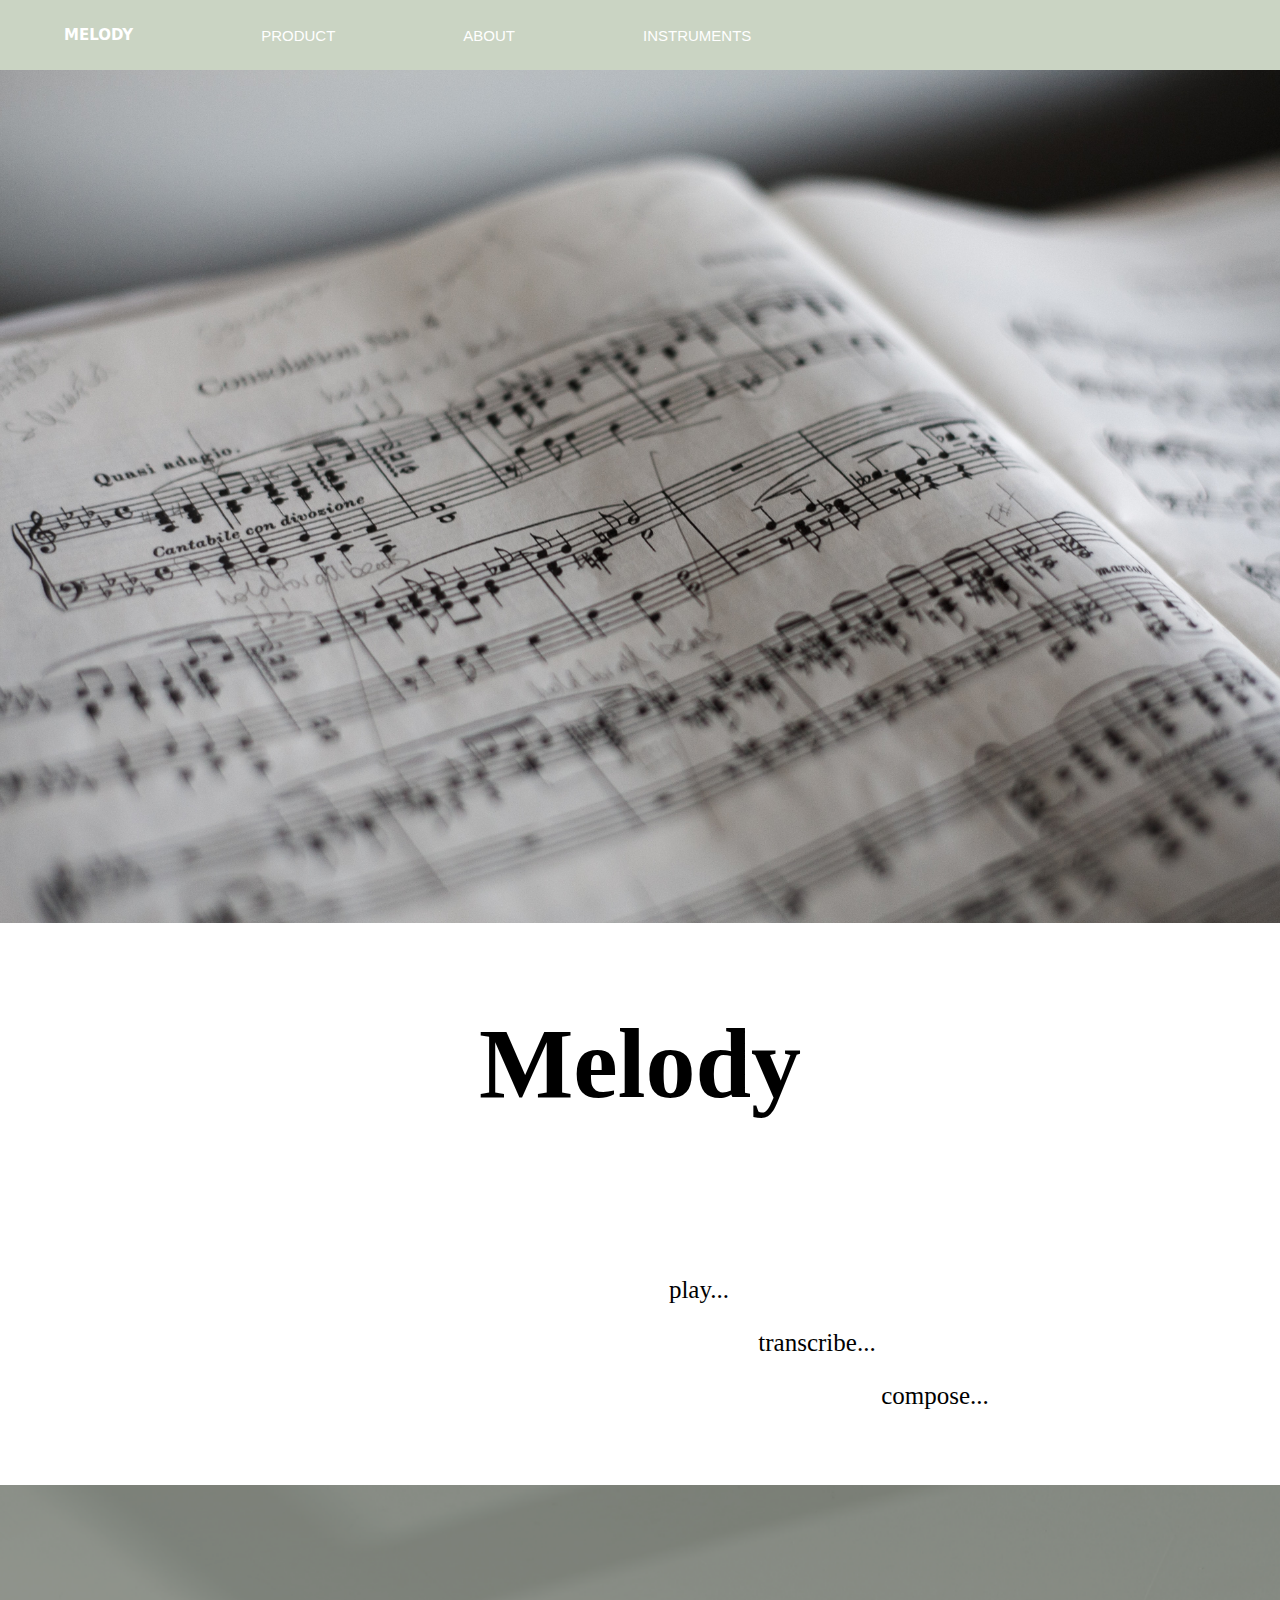
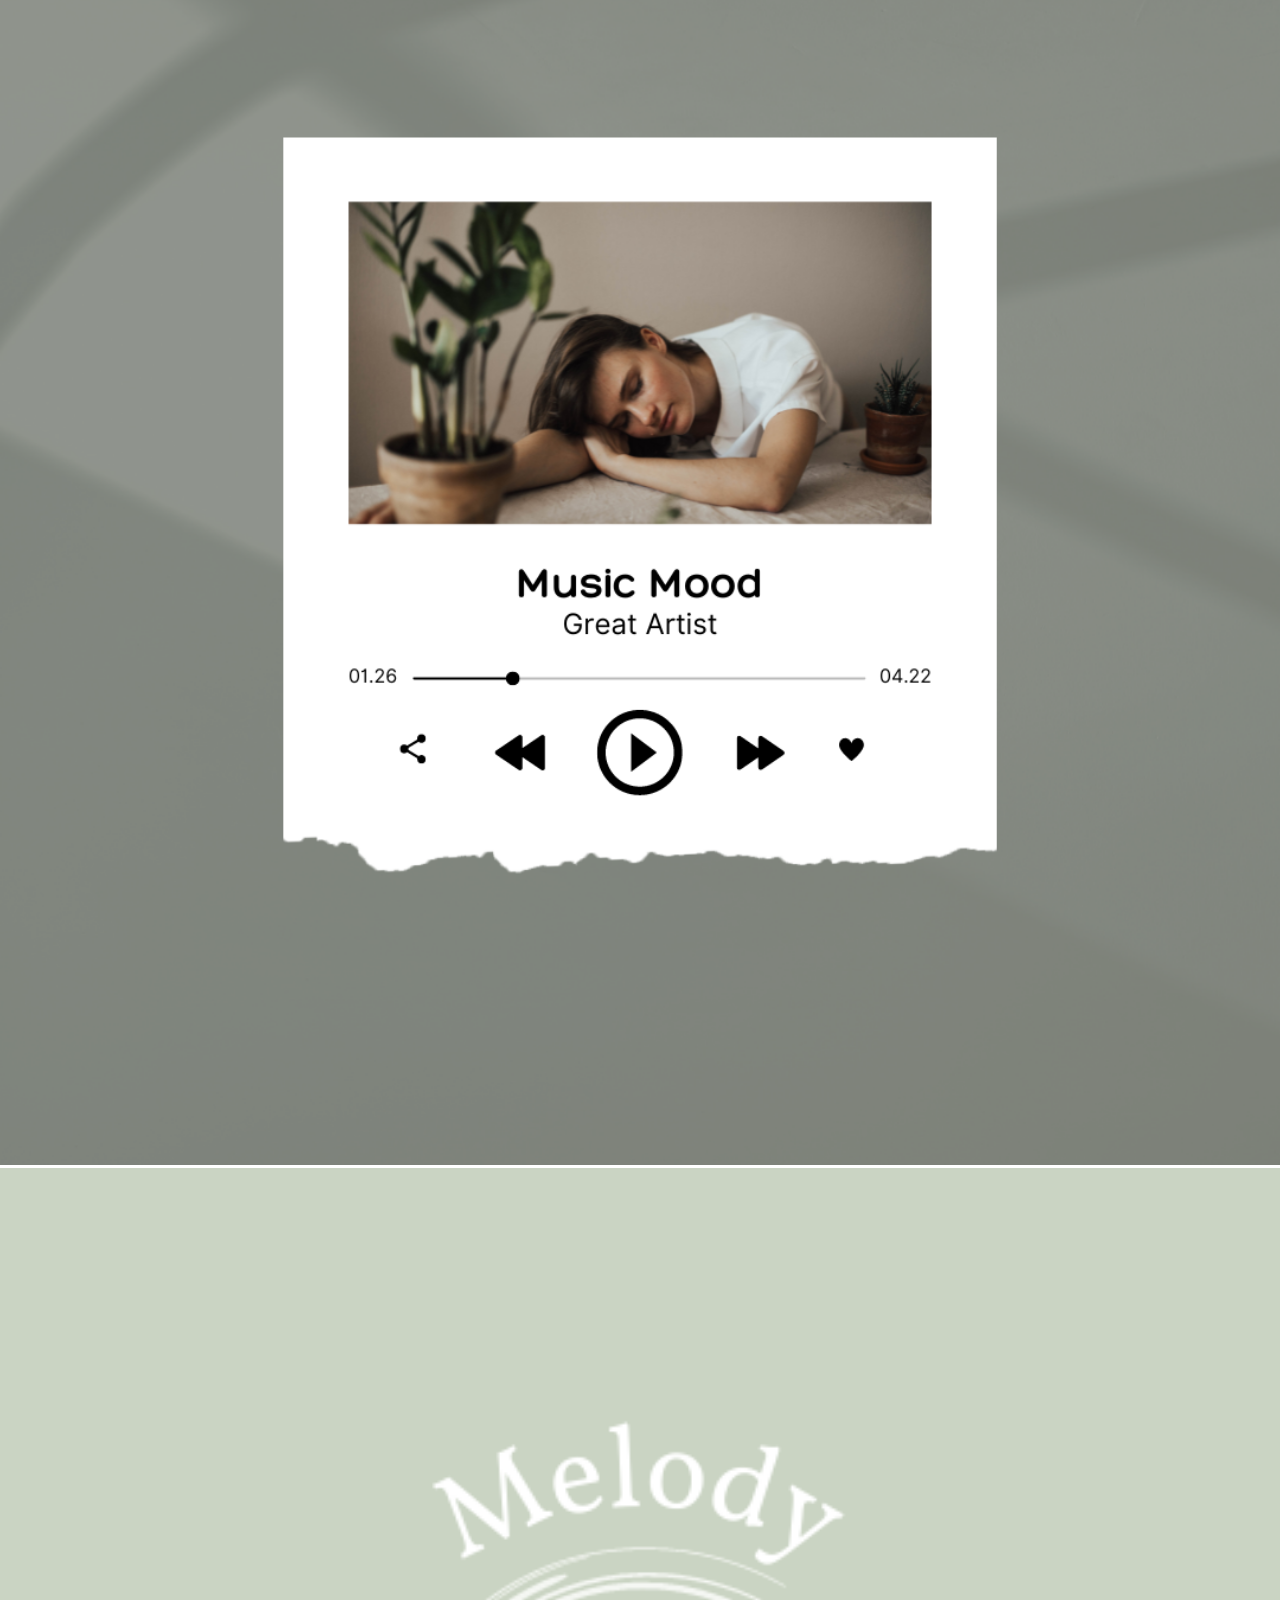
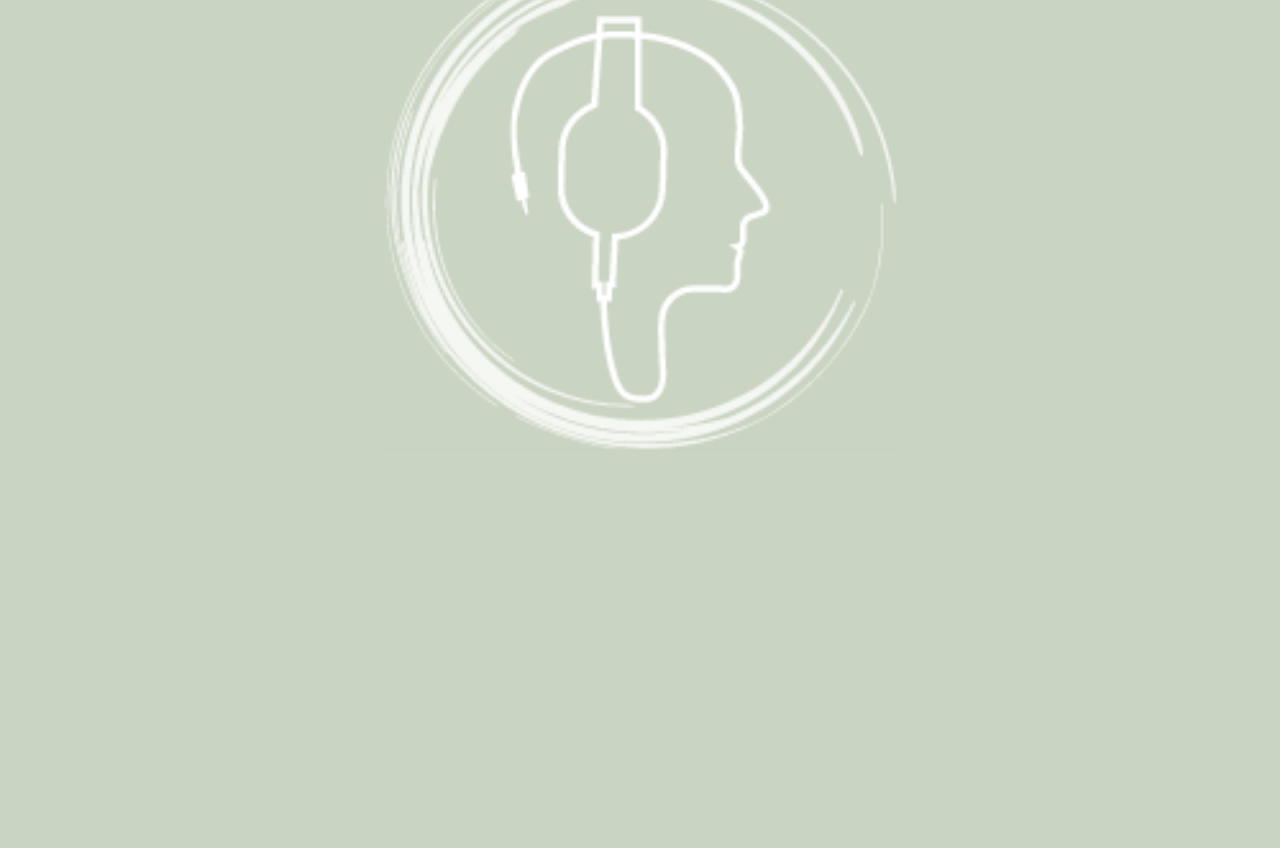
<file: EX_01/app/html/index.html>
<!DOCTYPE html>
<html>

<head>
    <title>Melody Mock 1</title>
    <link href="../css/index.css" rel="stylesheet">
    <meta name="viewport" content="width=device-width, initial-scale=1.0">
    <meta charset="utf-8">
</head>

<body>
    <nav>

        <ul>
            <li class="melody"><a href="../html/index.html" alt="logo"><b>MELODY</b> </a></li>
            <li><a href="#">PRODUCT</a>
                <ul>
                    <li><a href="../html/documentation.html" alt="documentation">DOCUMENTATION</a></li>
                </ul>
            </li>
            <li><a href="#">ABOUT</a>
                <ul>
                    <li><a href="../html/creators.html" alt="about creators">CREATORS</a></li>

                </ul>
            </li>
            <li><a href="#">INSTRUMENTS</a>
                <ul>
                    <li><a href="../html/inProgress.html">GUITAR</a></li>
                    <li><a href="../html/inProgress.html">PIANO</a></li>
                    <li><a href="../html/inProgress.html">UKELELE</a></li>
                </ul>
            </li>

        </ul>
    </nav>

    <div class="fadeIn">
        <img src="../images/marius-masalar-rPOmLGwai2w-unsplash.jpg" class="webpageImage">
    </div>

    <div class="lineUp">
        <h1 class="melodyPhrase">Melody</h1>
        <section class="melodyPhrase">
            <p style="margin-left: 10%;">play...</p>
            <p style="margin-left: 30%;">transcribe...</p>
            <p style="margin-left: 50%;">compose...</p>
        </section>

    <div class="fadeIn">
        <img src="../images/Grey Aesthetic Music Mood Instagram Post.png" alt="musicImage" width="100%" height="auto">
    </div>

    <div>
        <img src="../images/Green and White Music Logo copy.png" alt="logo" class="webpageImage">
    </div>


</body>

</html>
</file>
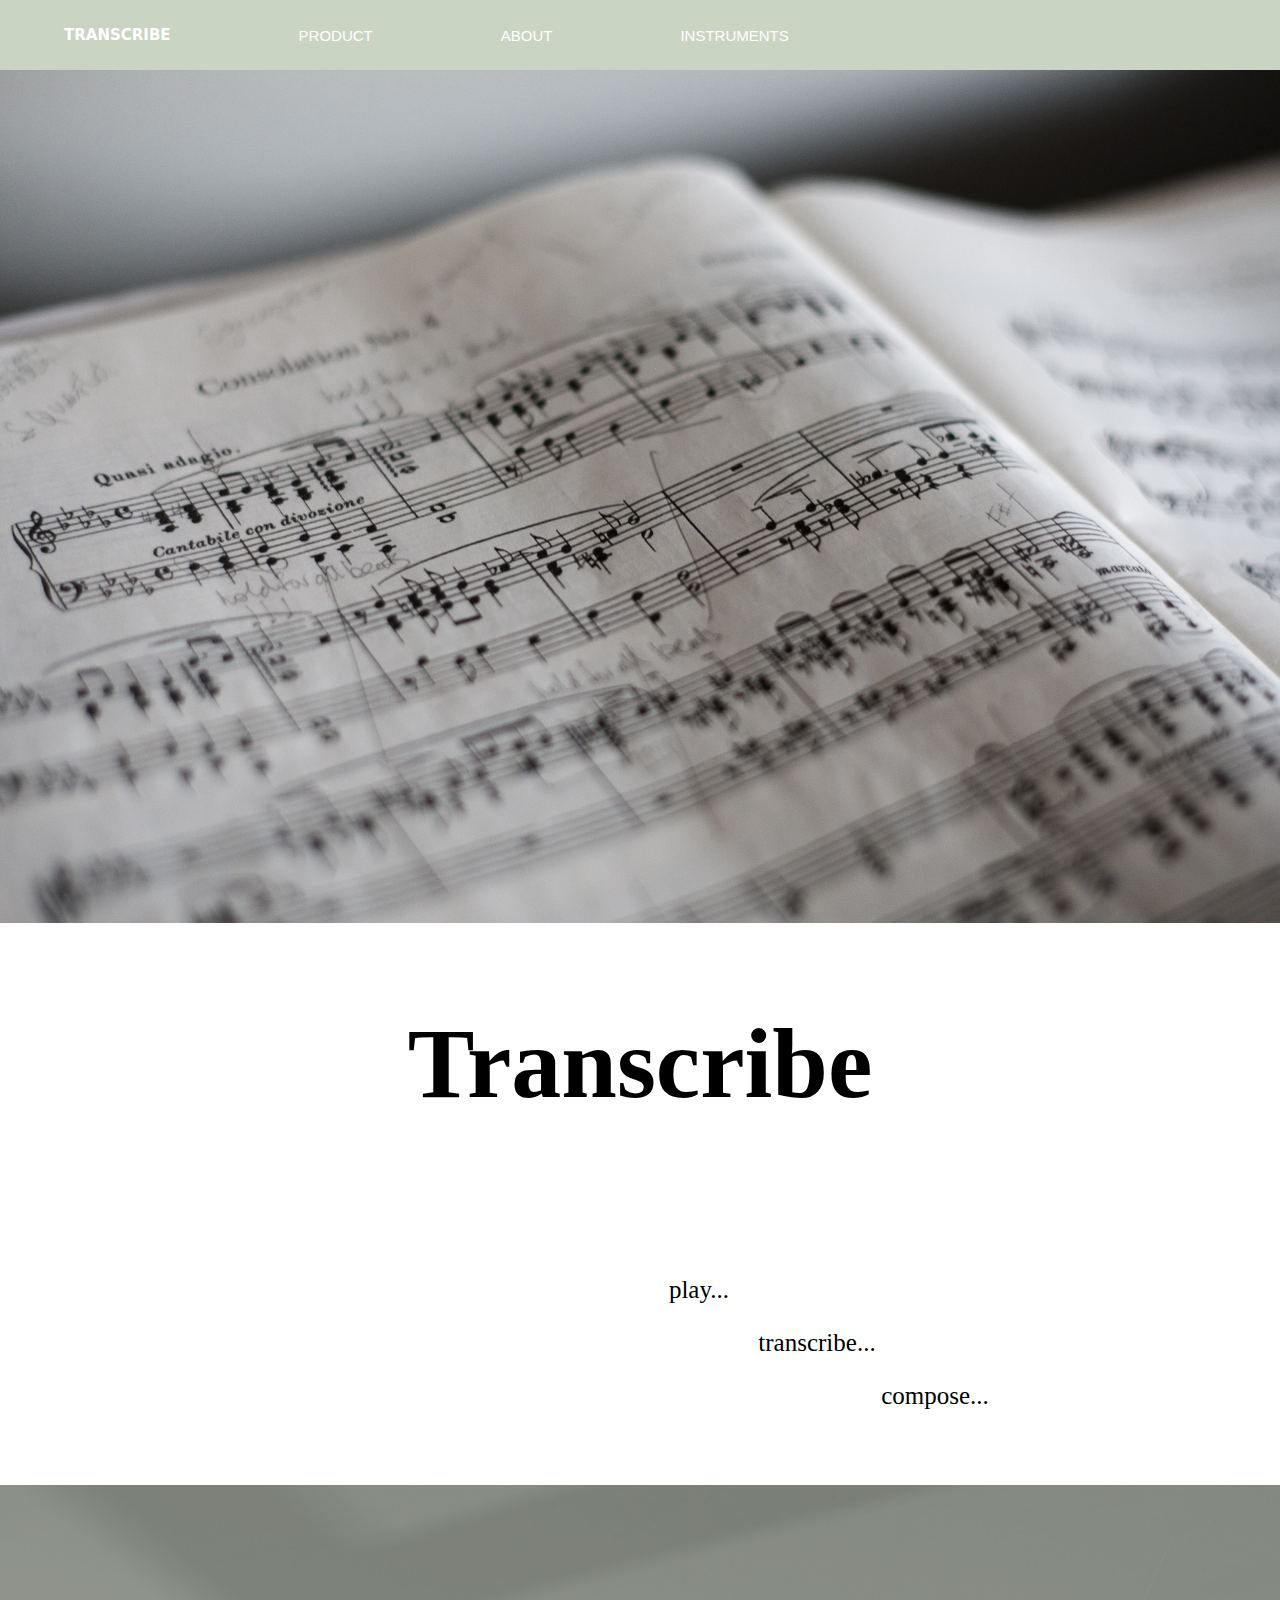
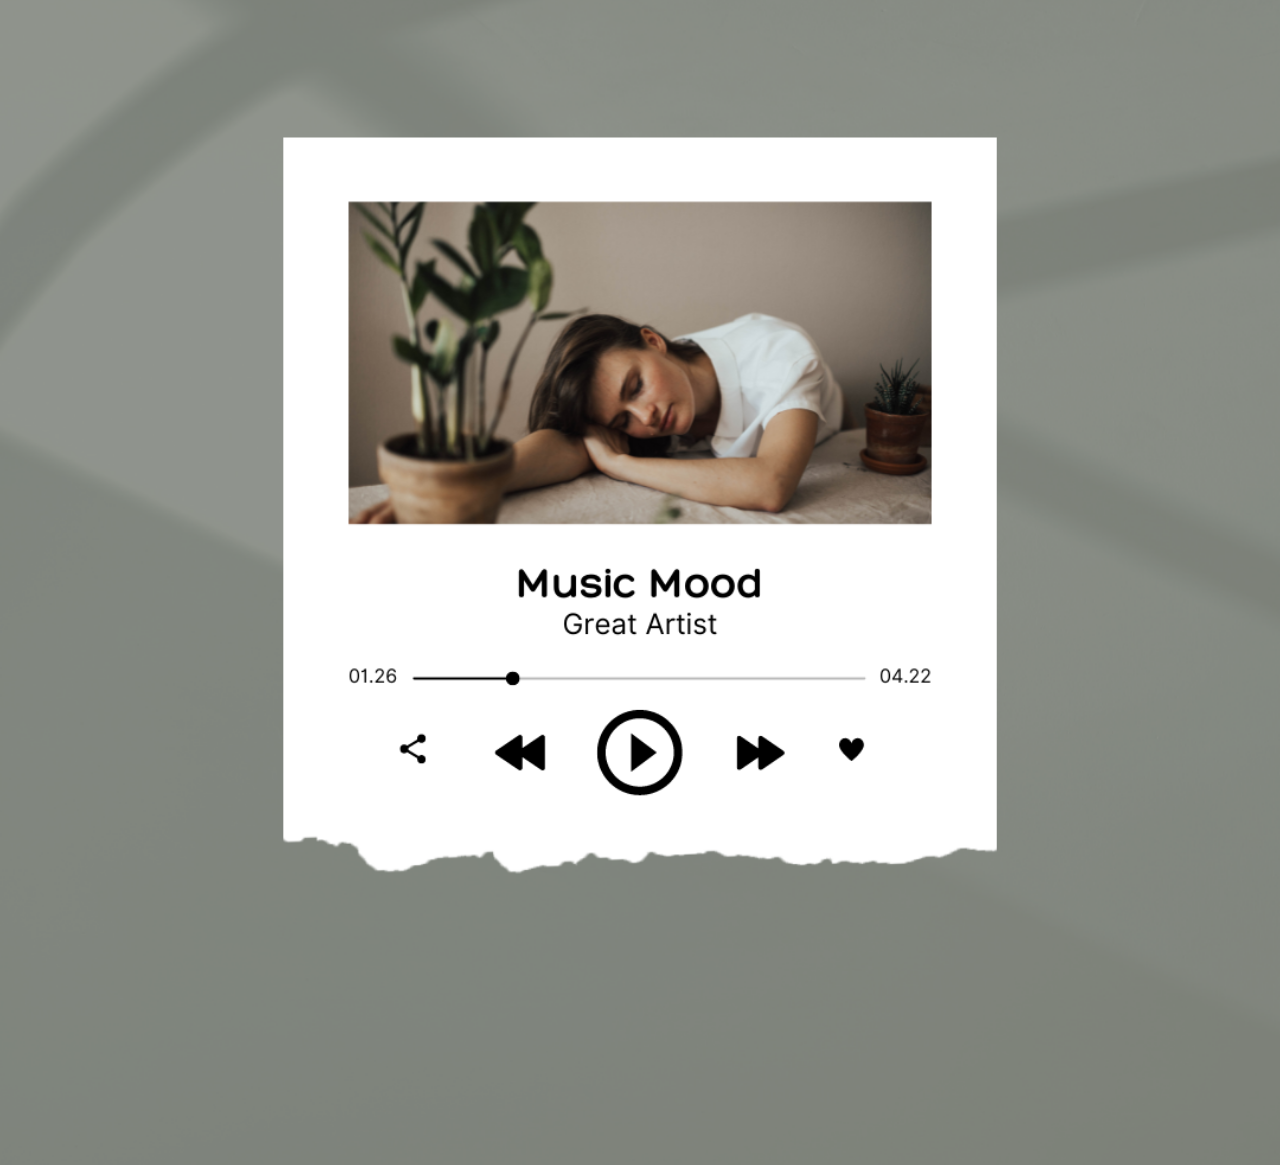
<file: EX_02/app/html/index.html>
<!DOCTYPE html>
<html>

<head>
    <title>Transcribe</title>
    <link href="../css/index.css" rel="stylesheet">
    <meta name="viewport" content="width=device-width, initial-scale=1.0">
    <meta charset="utf-8">
</head>

<body>
    <nav>

        <ul>
            <li class="melody"><a href="../html/index.html" alt="logo"><b>TRANSCRIBE</b> </a></li>
            <li><a href="#">PRODUCT</a>
                <ul>
                    <li><a href="../html/documentation.html" alt="documentation">DOCUMENTATION</a></li>
                    <li><a href="../html/mockup.html" alt="mockup">MOCKUP</a></li>
                </ul>
            </li>
            <li><a href="#">ABOUT</a>
                <ul>
                    <li><a href="../html/creators.html" alt="about creators">CREATORS</a></li>

                </ul>
            </li>
            <li><a href="#">INSTRUMENTS</a>
                <ul>
                    <li><a href="../html/inProgress.html">GUITAR</a></li>
                    <li><a href="../html/inProgress.html">PIANO</a></li>
                    <li><a href="../html/inProgress.html">UKELELE</a></li>
                </ul>
            </li>

        </ul>
    </nav>

    <div class="fadeIn">
        <img src="../images/websiteImages/marius-masalar-rPOmLGwai2w-unsplash.jpg" class="webpageImage">
    </div>

    <div class="lineUp">
        <h1 class="melodyPhrase">Transcribe</h1>
        <section class="melodyPhrase">
            <p style="margin-left: 10%;">play...</p>
            <p style="margin-left: 30%;">transcribe...</p>
            <p style="margin-left: 50%;">compose...</p>
        </section>

    <div class="fadeIn">
        <img src="../images/websiteImages/Grey Aesthetic Music Mood Instagram Post.png" alt="musicImage" width="100%" height="auto">
    </div>

</body>

</html>
</file>
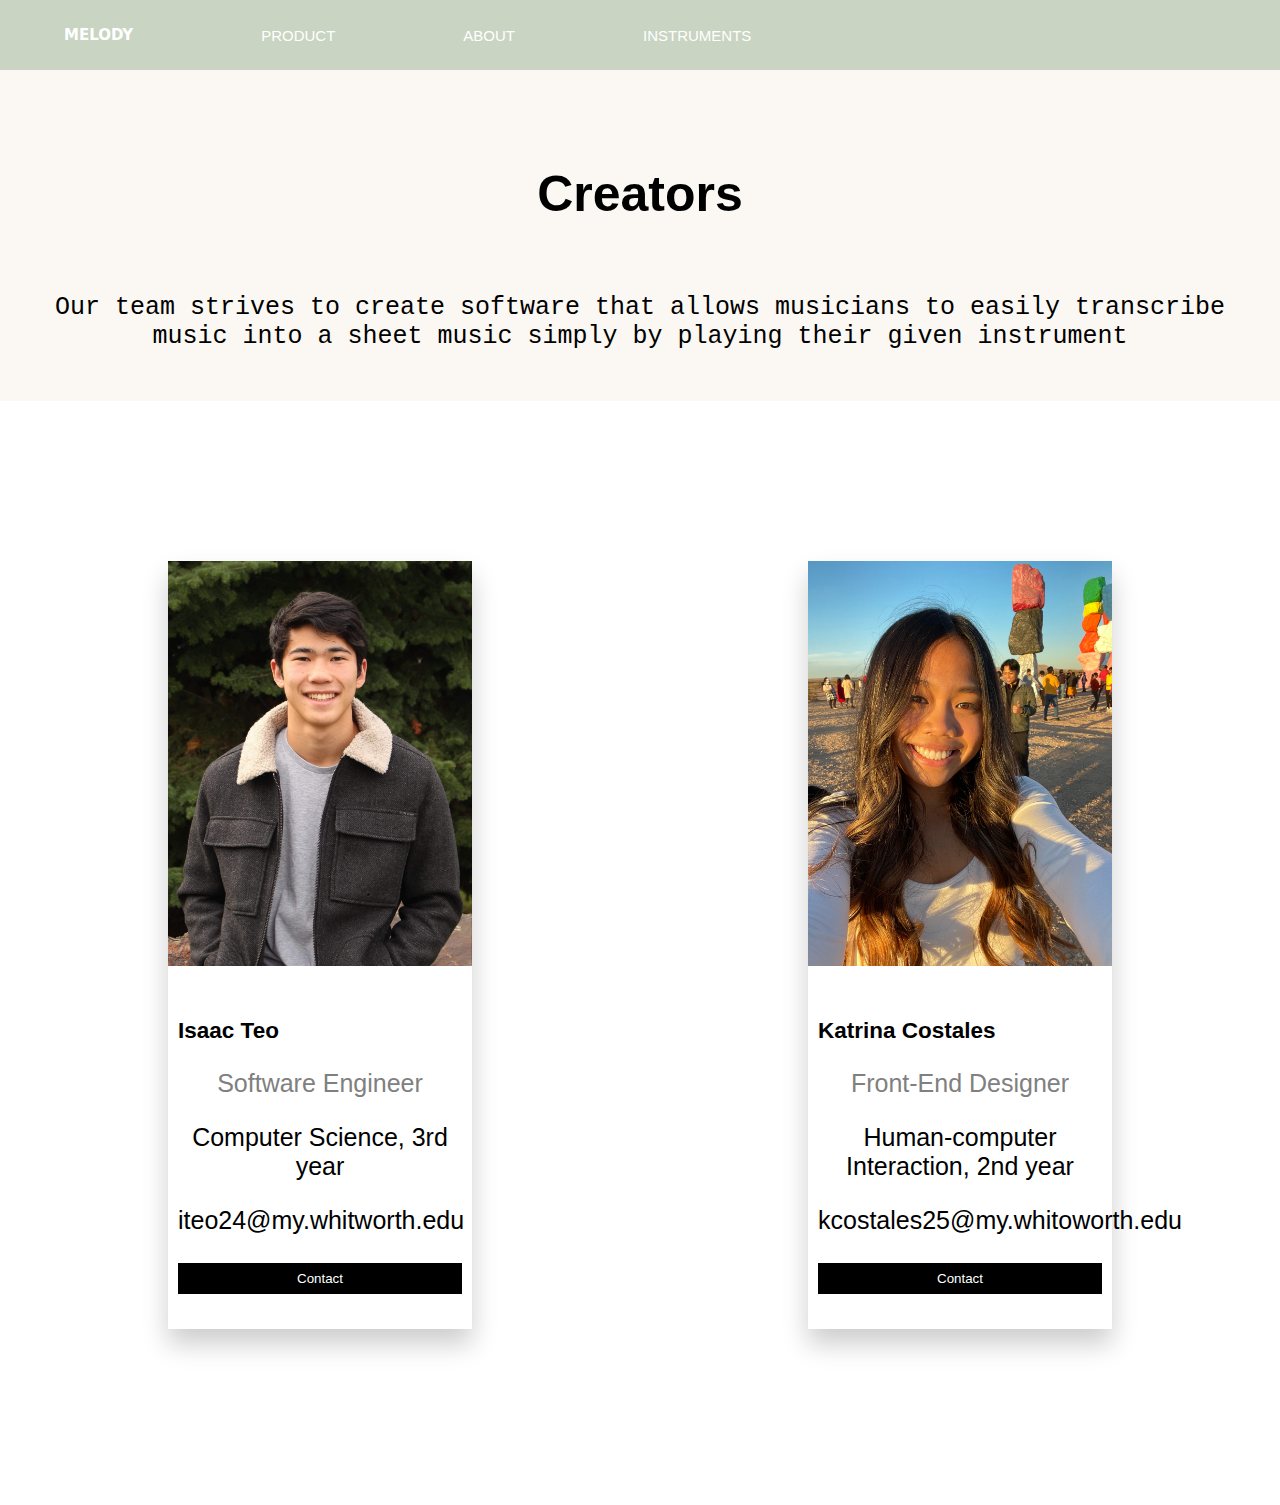
<file: EX_01/app/html/creators.html>
<!DOCTYPE html>
<html>

<head>
    <title>Melody</title>
    <link href="../css/index.css" rel="stylesheet">
    <meta name="viewport" content="width=device-width, initial-scale=1.0">
    <meta charset="utf-8">
</head>

<body>
    <nav>

        <ul>
            <li class="melody"><a href="../html/index.html" alt="logo"><b>MELODY</b> </a></li>
            <li><a href="#">PRODUCT</a>
                <ul>
                    <li><a href="../html/documentation.html" alt="documentation">DOCUMENTATION</a></li>
                </ul>
            </li>
            <li><a href="#">ABOUT</a>
                <ul>
                    <li><a href="../html/creators.html" alt="about creators">CREATORS</a></li>

                </ul>
            </li>
            <li><a href="#">INSTRUMENTS</a>
                <ul>
                    <li><a href="../html/inProgress.html">GUITAR</a></li>
                    <li><a href="../html/inProgress.html">PIANO</a></li>
                    <li><a href="../html/inProgress.html">UKELELE</a></li>
                </ul>
            </li>

        </ul>
    </nav>

    <div class="lineUp">
        <div class="about-section">
            <h1>Creators</h1>
            <p class="courier">Our team strives to create software that allows musicians to easily transcribe music into
                a sheet music
                simply by playing their given instrument </p>
        </div>

        <div class="row">
            <div class="column">
                <div class="card">
                    <img src="../images/Isaac_Photo.JPG" alt="Jane" style="width:100%">
                    <div class="container">
                        <h2>Isaac Teo</h2>
                        <p class="title">Software Engineer</p>
                        <p>Computer Science, 3rd year</p>
                        <p>iteo24@my.whitworth.edu</p>
                        <p><button class="button">Contact</button></p>
                    </div>
                </div>
            </div>

            <div class="column">
                <div class="card">
                    <img src="../images/Kat_Photo.jpg" alt="Mike" style="width:100%">
                    <div class="container">
                        <h2>Katrina Costales</h2>
                        <p class="title">Front-End Designer</p>
                        <p>Human-computer Interaction, 2nd year</p>
                        <p>kcostales25@my.whitoworth.edu</p>
                        <p><button class="button">Contact</button></p>
                    </div>
                </div>
            </div>

        </div>
    </div>
</body>
</file>
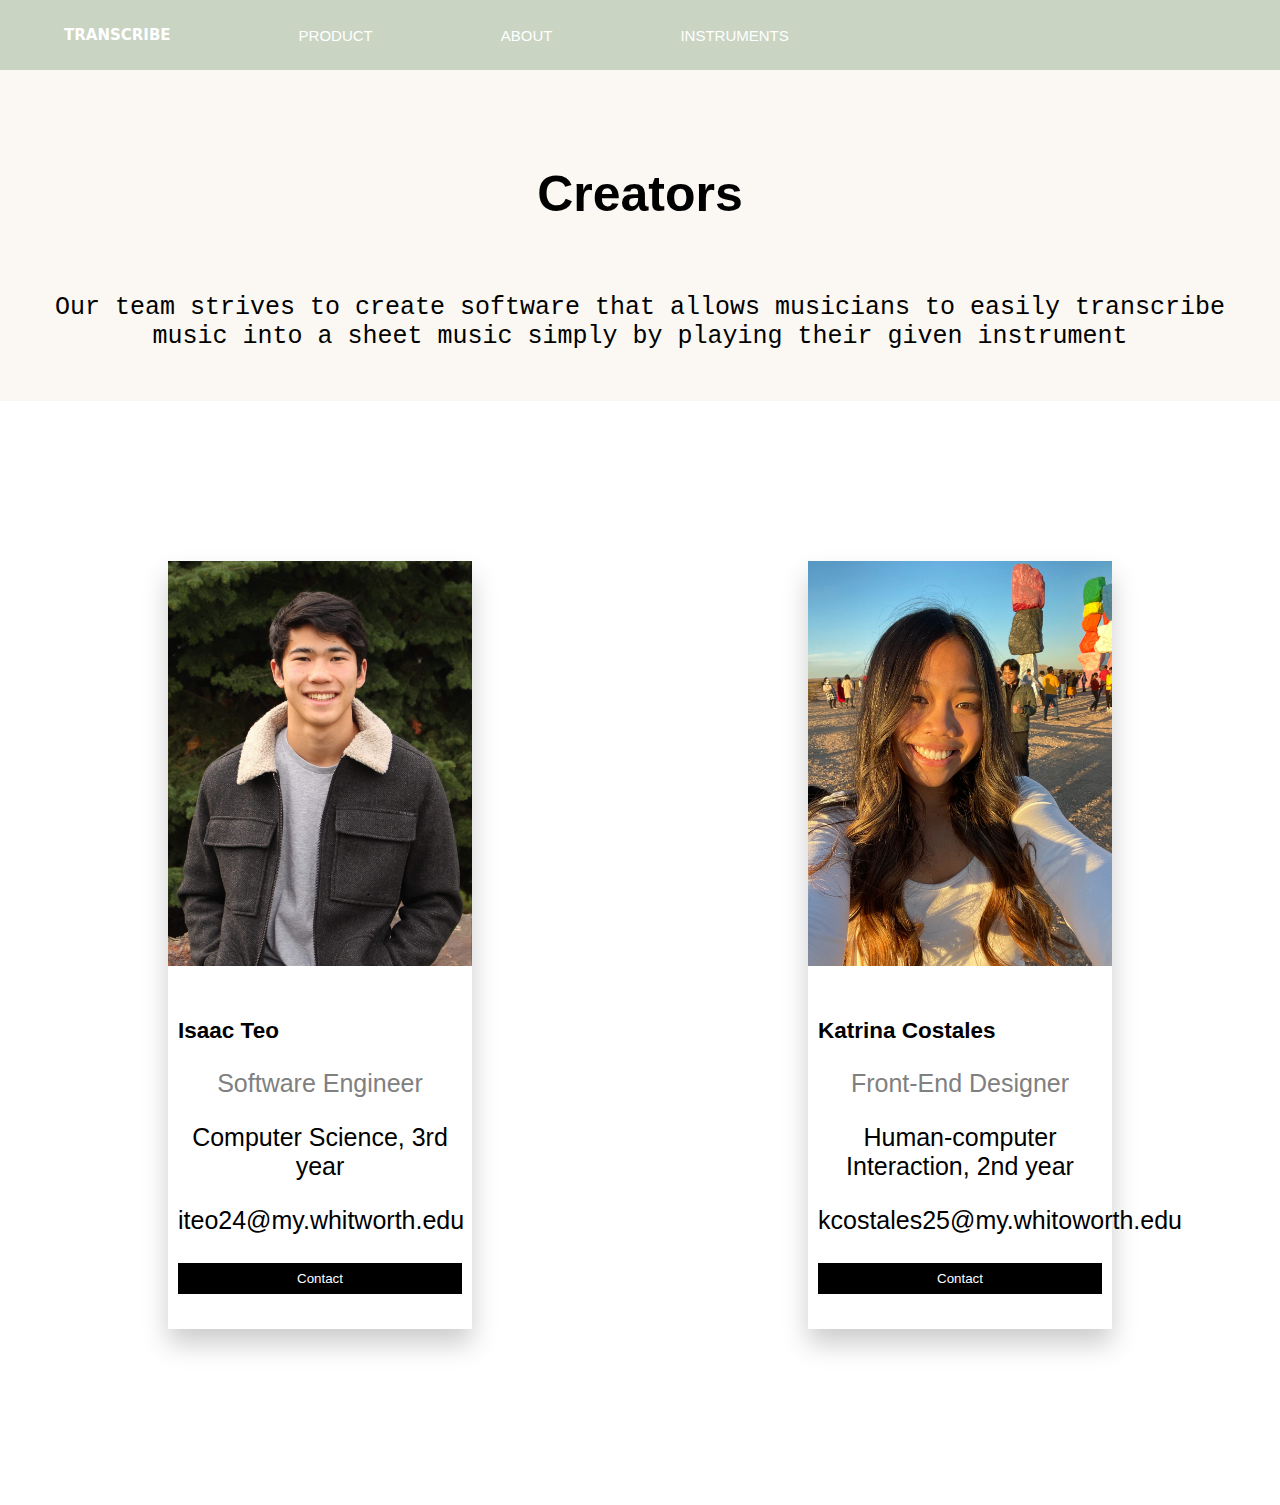
<file: EX_02/app/html/creators.html>
<!DOCTYPE html>
<html>

<head>
    <title>Transcribe</title>
    <link href="../css/index.css" rel="stylesheet">
    <meta name="viewport" content="width=device-width, initial-scale=1.0">
    <meta charset="utf-8">
</head>

<body>
    <nav>

        <ul>
            <li class="melody"><a href="../html/index.html" alt="logo"><b>TRANSCRIBE</b> </a></li>
            <li><a href="#">PRODUCT</a>
                <ul>
                    <li><a href="../html/documentation.html" alt="documentation">DOCUMENTATION</a></li>
                    <li><a href="../html/mockup.html" alt="mockup">MOCKUP</a></li>
                </ul>
            </li>
            <li><a href="#">ABOUT</a>
                <ul>
                    <li><a href="../html/creators.html" alt="about creators">CREATORS</a></li>

                </ul>
            </li>
            <li><a href="#">INSTRUMENTS</a>
                <ul>
                    <li><a href="../html/inProgress.html">GUITAR</a></li>
                    <li><a href="../html/inProgress.html">PIANO</a></li>
                    <li><a href="../html/inProgress.html">UKELELE</a></li>
                </ul>
            </li>

        </ul>
    </nav>

    <div class="lineUp">
        <div class="about-section">
            <h1>Creators</h1>
            <p class="courier">Our team strives to create software that allows musicians to easily transcribe music into
                a sheet music
                simply by playing their given instrument </p>
        </div>

        <div class="row">
            <div class="column">
                <div class="card">
                    <img src="../images/websiteImages/Isaac_Photo.JPG" alt="Jane" style="width:100%">
                    <div class="container">
                        <h2>Isaac Teo</h2>
                        <p class="title">Software Engineer</p>
                        <p>Computer Science, 3rd year</p>
                        <p>iteo24@my.whitworth.edu</p>
                        <p><button class="button">Contact</button></p>
                    </div>
                </div>
            </div>

            <div class="column">
                <div class="card">
                    <img src="../images/websiteImages/Kat_Photo.jpg" alt="Mike" style="width:100%">
                    <div class="container">
                        <h2>Katrina Costales</h2>
                        <p class="title">Front-End Designer</p>
                        <p>Human-computer Interaction, 2nd year</p>
                        <p>kcostales25@my.whitoworth.edu</p>
                        <p><button class="button">Contact</button></p>
                    </div>
                </div>
            </div>

        </div>
    </div>
</body>
</file>
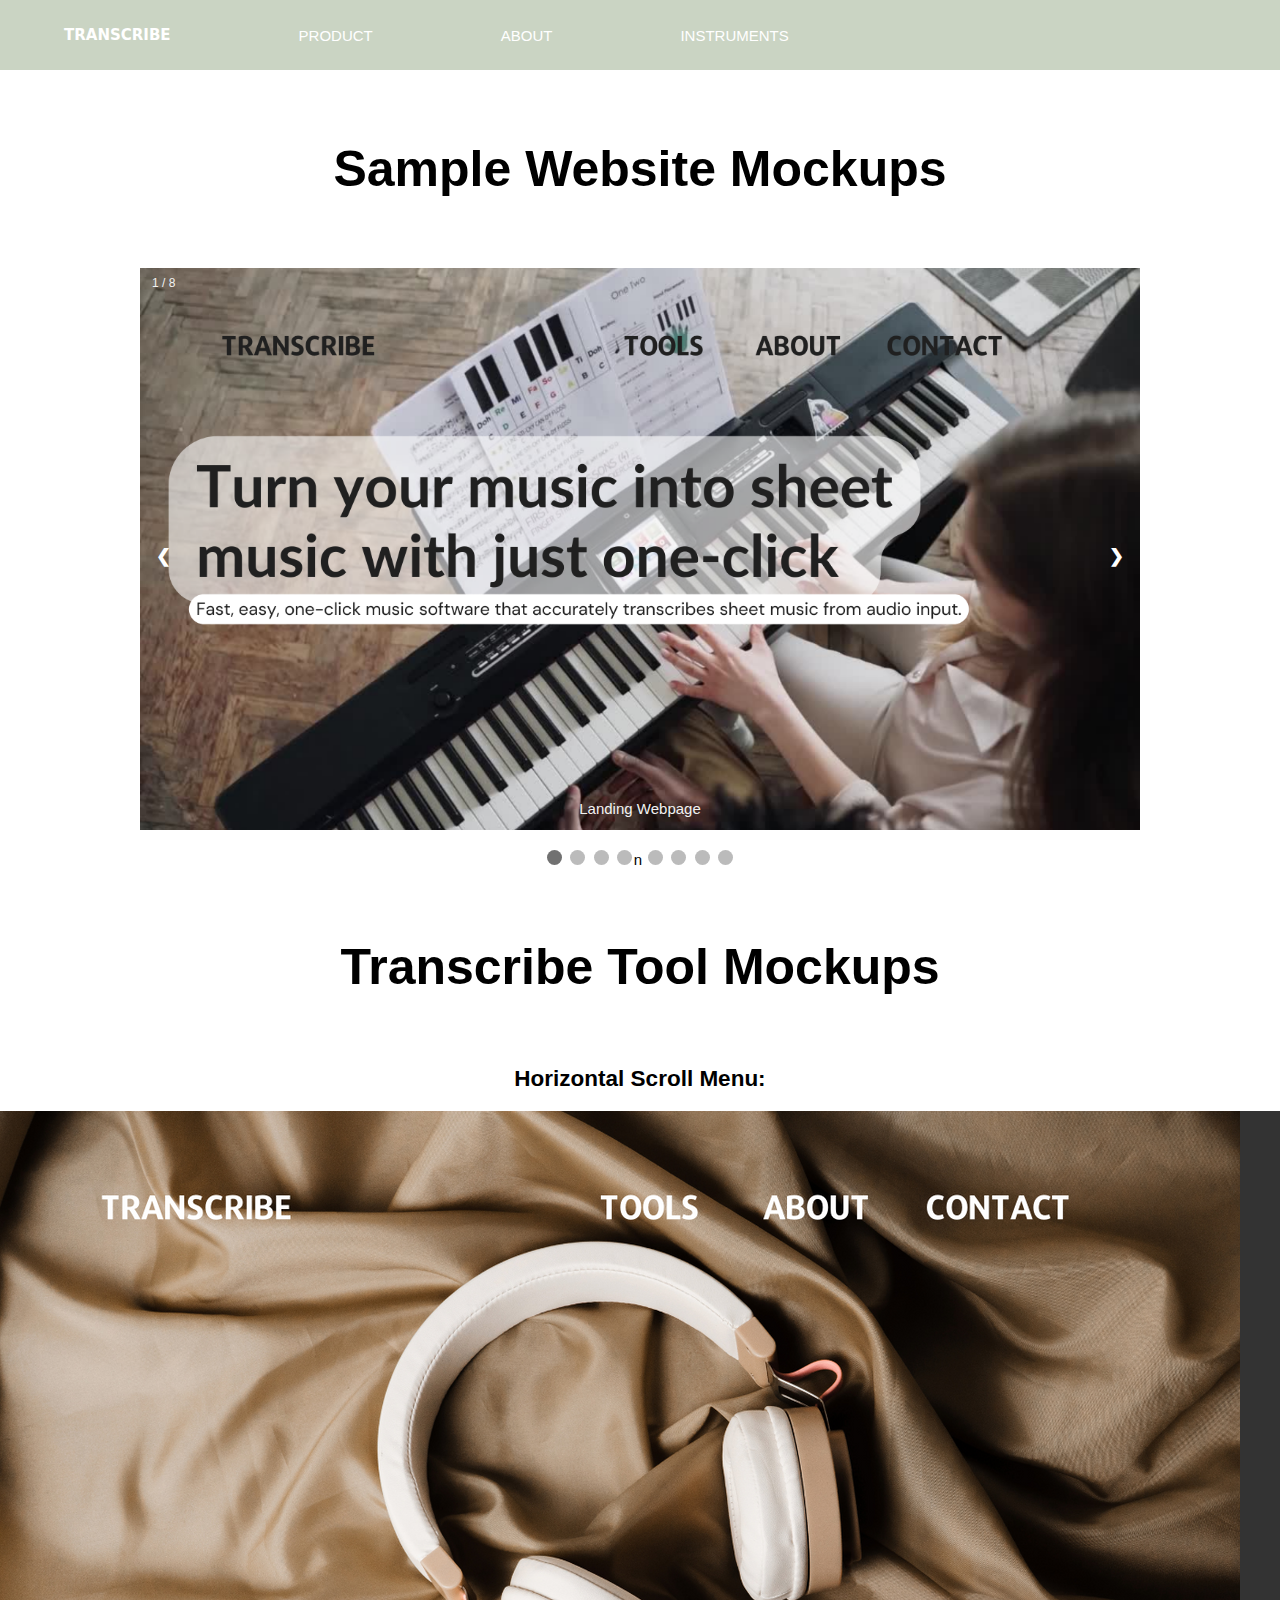
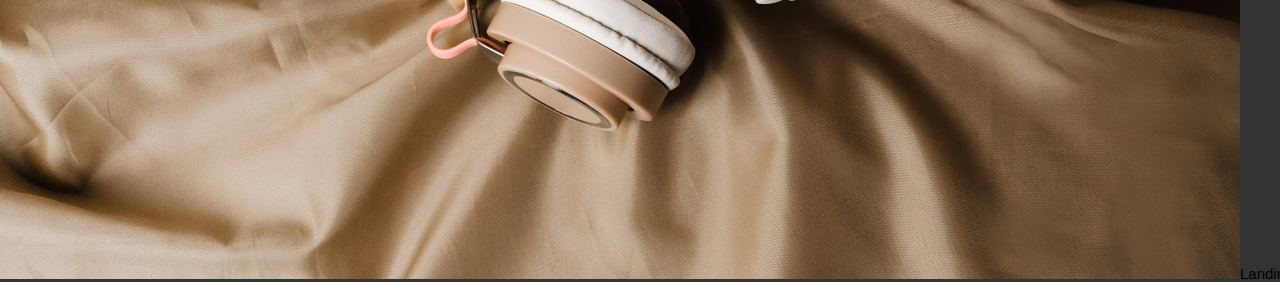
<file: EX_02/app/html/mockup.html>
<!DOCTYPE html>
<html>

<head>
    <title>Transcribe</title>
    <link href="../css/index.css" rel="stylesheet">
    <meta name="viewport" content="width=device-width, initial-scale=1.0">
    <meta charset="utf-8">
</head>

<body>
    <nav>

        <ul>
            <li class="melody"><a href="../html/index.html" alt="logo"><b>TRANSCRIBE</b> </a></li>
            <li><a href="#">PRODUCT</a>
                <ul>
                    <li><a href="../html/documentation.html" alt="documentation">DOCUMENTATION</a></li>
                    <li><a href="../html/mockup.html" alt="mockup">MOCKUP</a></li>
                </ul>
            </li>
            <li><a href="#">ABOUT</a>
                <ul>
                    <li><a href="../html/creators.html" alt="about creators">CREATORS</a></li>

                </ul>
            </li>
            <li><a href="#">INSTRUMENTS</a>
                <ul>
                    <li><a href="../html/inProgress.html">GUITAR</a></li>
                    <li><a href="../html/inProgress.html">PIANO</a></li>
                    <li><a href="../html/inProgress.html">UKELELE</a></li>
                </ul>
            </li>

        </ul>
    </nav>

    <h1> Sample Website Mockups </h1>

    <!-- Slideshow container -->
    <div class="slideshow-container">

        <!-- Full-width images with number and caption text -->
        <div class="mySlides fade">
            <div class="numbertext">1 / 8</div>
            <img src="../images/Transcribe Sample Website - MockUp/Home.png" style="width:100%">
            <div class="text">Landing Webpage</div>
        </div>

        <div class="mySlides fade">
            <div class="numbertext">2 / 8</div>
            <img src="../images/Transcribe Sample Website - MockUp/About.png" style="width:100%">
            <div class="text">About Our Company</div>
        </div>

        <div class="mySlides fade">
            <div class="numbertext">3 / 8</div>
            <img src="../images/Transcribe Sample Website - MockUp/Services.png" style="width:100%">
            <div class="text">Services Offered</div>
        </div>

        <div class="mySlides fade">
            <div class="numbertext">4 / 8</div>
            <img src="../images/Transcribe Sample Website - MockUp/Philosophy.png" style="width:100%">
            <div class="text">Services Offered</div>
        </div>

        <div class="mySlides fade">
            <div class="numbertext">5 / 8</div>
            <img src="../images/Transcribe Sample Website - MockUp/5.png" style="width:100%">
            <div class="text">Desktop Download</div>
        </div>

        <div class="mySlides fade">
            <div class="numbertext">6 / 8</div>
            <img src="../images/Transcribe Sample Website - MockUp/6.png" style="width:100%">
            <div class="text">Mobile App</div>
        </div>

        <div class="mySlides fade">
            <div class="numbertext">7 / 8</div>
            <img src="../images/Transcribe Sample Website - MockUp/Feedback.png" style="width:100%">
            <div class="text">Testimonies</div>
        </div>

        <div class="mySlides fade">
            <div class="numbertext">8 / 8</div>
            <img src="../images/Transcribe Sample Website - MockUp/Contact.png" style="width:100%">
            <div class="text">Contact Information</div>
        </div>



        <!-- Next and previous buttons -->
        <a class="prev" onclick="plusSlides(-1)">&#10094;</a>
        <a class="next" onclick="plusSlides(1)">&#10095;</a>
    </div>
    <br>

    <!-- The dots/circles -->
    <div style="text-align:center">
        <span class="dot" onclick="currentSlide(1)"></span>
        <span class="dot" onclick="currentSlide(2)"></span>
        <span class="dot" onclick="currentSlide(3)"></span>
        <span class="dot" onclick="currentSlide(4)"></span>n
        <span class="dot" onclick="currentSlide(5)"></span>
        <span class="dot" onclick="currentSlide(6)"></span>
        <span class="dot" onclick="currentSlide(7)"></span>
        <span class="dot" onclick="currentSlide(8)"></span>
    </div>

    <script>
        let slideIndex = 1;
        showSlides(slideIndex);

        // Next/previous controls
        function plusSlides(n) {
            showSlides(slideIndex += n);
        }

        // Thumbnail image controls
        function currentSlide(n) {
            showSlides(slideIndex = n);
        }

        function showSlides(n) {
            let i;
            let slides = document.getElementsByClassName("mySlides");
            let dots = document.getElementsByClassName("dot");
            if (n > slides.length) { slideIndex = 1 }
            if (n < 1) { slideIndex = slides.length }
            for (i = 0; i < slides.length; i++) {
                slides[i].style.display = "none";
            }
            for (i = 0; i < dots.length; i++) {
                dots[i].className = dots[i].className.replace(" active", "");
            }
            slides[slideIndex - 1].style.display = "block";
            dots[slideIndex - 1].className += " active";
        }

    </script>

    <h1> Transcribe Tool Mockups </h1>
    <h2 style="text-align: center;"> Horizontal Scroll Menu: </h2>
    <section>
        <div class="scrollmenu">
            <img src="../images/Transcribe tool MockUp/Home.png">Landing Page</a>
            <img src="../images/Transcribe tool MockUp/2.png">Upload Recording</a>
            <img src="../images/Transcribe tool MockUp/About.png">Loading</a>
            <img src="../images/Transcribe tool MockUp/4.png">Download complete</a>            
            <img src="../images/Transcribe tool MockUp/Services.png">Transcriber tool editor</a>
            <img src="../images/Transcribe tool MockUp/Contact.png">Contact</a>
        </div>
    </section>

</body>
</file>
<file: EX_01/app/css/index.css>
p {
    font-size: 25px;
    text-align: center;
}

body,
ul,
li {
    margin: 0;
    padding: 0;
    border: 0;
}

/* setup background image and fonts */
body {
    background: white;
    background-size: cover;
    font-family: 'Gill Sans', 'Gill Sans MT', Calibri, 'Trebuchet MS', sans-serif;
    font-size: 15px;
}

h1 {
    margin: 30px;
    padding: 40px;
    text-align: center;
    font-size: 50px;
}

/* start menu navigation css*/
nav {
    /* each ul should be in a flex box */
    justify-content: center;
    display: flex;
}

nav ul {
    /* dark menu background */
    background-color: #cad4c3;
    /* remove default style for ul */
    list-style: none;
    /* Set the flex-basis to 60% of parent container */
    flex-basis: 100%;
    /* should render on top of everything else */
    z-index: 99;
}

/* hide all submenus. */
nav ul ul {
    display: none;
}

/* let's float the elements so they appear */
/* inline with relative positioning and as */
/* far to the left as possible             */
nav ul li {
    float: left;
    position: relative;
    background: none;
    padding-left: 5%;
    padding-right: 5%;
}

/* let's make each menu link have a nice     */
/* padded box to live in. Let's also fix the */
/* color of the displayed menu item.         */
nav ul li a {
    /* text-align: center; */
    color: white;
    /* padding-left: 40px; */
    text-decoration: none;
    display: flex;
    justify-content: center;
    align-items: center;
    height: 70px;
}

nav ul li input {
    text-align: center;
    justify-content: center;
    align-items: center;
    height: 3em;
    width: 10em;
    border-radius: 10px;
    margin-top: 20px;
    margin-right: 50px;
}

/* a CSS pseudo class that will activate when */
/* the mouse is "hovering" over a list item in */
/* the top level of the nav menu.             */
nav ul li:hover a {
    color: white;
    justify-content: center;
}

/* Display a submenu if we hover over a parent */
nav ul li:hover>ul {
    display: block;
    margin: auto;
    color: black;
    width: 200px;

}

/* Remove float for submenus, and make */
/* them relatively positioned          */
nav ul ul li {
    float: none;
    position: relative;
    padding: 0px 0px 0px 0px;
    /* border-top: 1px solid #6b727c;
    border-bottom: 1px solid #575f6a; */
}

/* Remove our submenu from the normal */
/* flow of layout when the client     */
/* draws the web page.                */
/* use absolute positioning.          */
nav ul ul {
    background: #cad4c3;
    border-radius: 0px;
    position: absolute;
}

/* position our sub-submenus to the */
/* right of the submenu dropdown.   */
nav ul ul ul {
    float: center;
    position: relative;
    left: 50%;
    top: 0;
}

/* adjust the padding and color of a */
/* sub sub menu item */
nav ul ul li a {
    position: relative;
    color: #fff;
    position: relative;
    justify-content: center;
}

/* change background color on a */
/* sub sub menu item when hover */
nav ul ul li a:hover {
    /* background: rgba(255, 255, 255, 0.343); */
    color: black;

}

/* end navigation formatting */

.logoimg {
    height: 70px;
    align-items: center;
}


/* main webpage formatting */
.webpageImage {
    align-items: center;
    justify-content: center;
    z-index: 99;
    width: 100%;
    height: auto;

}


/* animation fade in */
@keyframes fadeIn {
    0% {
        opacity: 0;
    }

    100% {
        opacity: 100;
    }
}

.fadeIn {
    animation: fadeIn 5s;
}

/* animation: line up, bottom to top */
@keyframes anim-lineUp {
    0% {
        opacity: 0;
        transform: translateY(80%);
    }

    20% {
        opacity: 0;
    }

    50% {
        opacity: 1;
        transform: translateY(0%);
    }

    100% {
        opacity: 1;
        transform: translateY(0%);
    }
}

.lineUp {
    animation: 7s anim-lineUp;
}

/* creators webpage */

html {
    box-sizing: border-box;
}

*,
*:before,
*:after {
    box-sizing: inherit;
}

.column {
    float: left;
    width: 50%;
    margin-bottom: 16px;
    padding: 0 8px;
}

.card {
    box-shadow: 0 15px 25px 0 rgba(0, 0, 0, 0.2);
    margin: 160px;
}

.about-section {
    padding: 25px;
    text-align: center;
    background-color: #fbf8f3;
    color: black;
}

.container {
    grid-template-columns: auto auto;
    column-gap: 50px;
    margin-top: 20px;
    padding: 10px;
}

.container::after,
.row::after {
    content: "";
    clear: both;
    display: table;
}

.title {
    color: grey;
}

.button {
    border: none;
    outline: 0;
    display: inline-block;
    padding: 8px;
    color: white;
    background-color: #000;
    text-align: center;
    cursor: pointer;
    width: 100%;
}

.button:hover {
    background-color: #555;
}

@media screen and (max-width: 650px) {
    .column {
        width: 100%;
        display: block;
    }
}

/* webpage hover image */
.example {
    position: relative;
    padding: 0;
    width: 300px;
    display: block;
    cursor: pointer;
    overflow: hidden;
}

.content {
    opacity: 0;
    font-size: 40px;
    position: absolute;
    top: 0;
    left: 0;
    color: #1c87c9;
    background-color: rgba(200, 200, 200, 0.5);
    width: 300px;
    height: 300px;
    -webkit-transition: all 400ms ease-out;
    -moz-transition: all 400ms ease-out;
    -o-transition: all 400ms ease-out;
    -ms-transition: all 400ms ease-out;
    transition: all 400ms ease-out;
    text-align: center;
}

.example .content:hover {
    opacity: 1;
}

.example .content .text {
    height: 0;
    opacity: 1;
    transition-delay: 0s;
    transition-duration: 0.4s;
}

.example .content:hover .text {
    opacity: 1;
    transform: translateY(250px);
    -webkit-transform: translateY(250px);
}

.courier {
    font-family: 'Courier New', Courier, monospace;
}

.trebuchet {
    font-family: 'Trebuchet MS', 'Lucida Sans Unicode', 'Lucida Grande', 'Lucida Sans', Arial, sans-serif;
}


/* index landing page  */
.rowlogo {
    display: flex;
}

.col {
    flex: 50%;
}

.melodyPhrase {
    font-size: 100px;
    font-family: 'chalkduster';
    padding: 50px 50px 50px 50px;
    align-items: center;
    justify-content: center;
}

.melody {
    font-family: system-ui, -apple-system, BlinkMacSystemFont, 'Segoe UI', Roboto, Oxygen, Ubuntu, Cantarell, 'Open Sans', 'Helvetica Neue', sans-serif;
}
</file>
<file: EX_02/app/css/index.css>
p {
    font-size: 25px;
    text-align: center;
}

body,
ul,
li {
    margin: 0;
    padding: 0;
    border: 0;
}

/* setup background image and fonts */
body {
    background: white;
    background-size: cover;
    font-family: 'Gill Sans', 'Gill Sans MT', Calibri, 'Trebuchet MS', sans-serif;
    font-size: 15px;
}

h1 {
    margin: 30px;
    padding: 40px;
    text-align: center;
    font-size: 50px;
}

/* start menu navigation css*/
nav {
    /* each ul should be in a flex box */
    justify-content: center;
    display: flex;
}

nav ul {
    /* dark menu background */
    background-color: #cad4c3;
    /* remove default style for ul */
    list-style: none;
    /* Set the flex-basis to 60% of parent container */
    flex-basis: 100%;
    /* should render on top of everything else */
    z-index: 99;
}

/* hide all submenus. */
nav ul ul {
    display: none;
}

/* let's float the elements so they appear */
/* inline with relative positioning and as */
/* far to the left as possible             */
nav ul li {
    float: left;
    position: relative;
    background: none;
    padding-left: 5%;
    padding-right: 5%;
}

/* let's make each menu link have a nice     */
/* padded box to live in. Let's also fix the */
/* color of the displayed menu item.         */
nav ul li a {
    /* text-align: center; */
    color: white;
    /* padding-left: 40px; */
    text-decoration: none;
    display: flex;
    justify-content: center;
    align-items: center;
    height: 70px;
}

nav ul li input {
    text-align: center;
    justify-content: center;
    align-items: center;
    height: 3em;
    width: 10em;
    border-radius: 10px;
    margin-top: 20px;
    margin-right: 50px;
}

/* a CSS pseudo class that will activate when */
/* the mouse is "hovering" over a list item in */
/* the top level of the nav menu.             */
nav ul li:hover a {
    color: white;
    justify-content: center;
}

/* Display a submenu if we hover over a parent */
nav ul li:hover>ul {
    display: block;
    margin: auto;
    color: black;
    width: 200px;

}

/* Remove float for submenus, and make */
/* them relatively positioned          */
nav ul ul li {
    float: none;
    position: relative;
    padding: 0px 0px 0px 0px;
    /* border-top: 1px solid #6b727c;
    border-bottom: 1px solid #575f6a; */
}

/* Remove our submenu from the normal */
/* flow of layout when the client     */
/* draws the web page.                */
/* use absolute positioning.          */
nav ul ul {
    background: #cad4c3;
    border-radius: 0px;
    position: absolute;
}

/* position our sub-submenus to the */
/* right of the submenu dropdown.   */
nav ul ul ul {
    float: center;
    position: relative;
    left: 50%;
    top: 0;
}

/* adjust the padding and color of a */
/* sub sub menu item */
nav ul ul li a {
    position: relative;
    color: #fff;
    position: relative;
    justify-content: center;
}

/* change background color on a */
/* sub sub menu item when hover */
nav ul ul li a:hover {
    /* background: rgba(255, 255, 255, 0.343); */
    color: black;

}

/* end navigation formatting */

.logoimg {
    height: 70px;
    align-items: center;
}


/* main webpage formatting */
.webpageImage {
    align-items: center;
    justify-content: center;
    z-index: 99;
    width: 100%;
    height: auto;

}


/* animation fade in */
@keyframes fadeIn {
    0% {
        opacity: 0;
    }

    100% {
        opacity: 100;
    }
}

.fadeIn {
    animation: fadeIn 5s;
}

/* animation: line up, bottom to top */
@keyframes anim-lineUp {
    0% {
        opacity: 0;
        transform: translateY(80%);
    }

    20% {
        opacity: 0;
    }

    50% {
        opacity: 1;
        transform: translateY(0%);
    }

    100% {
        opacity: 1;
        transform: translateY(0%);
    }
}

.lineUp {
    animation: 7s anim-lineUp;
}

/* creators webpage */

html {
    box-sizing: border-box;
}

*,
*:before,
*:after {
    box-sizing: inherit;
}

.column {
    float: left;
    width: 50%;
    margin-bottom: 16px;
    padding: 0 8px;
}

.card {
    box-shadow: 0 15px 25px 0 rgba(0, 0, 0, 0.2);
    margin: 160px;
}

.about-section {
    padding: 25px;
    text-align: center;
    background-color: #fbf8f3;
    color: black;
}

.container {
    grid-template-columns: auto auto;
    column-gap: 50px;
    margin-top: 20px;
    padding: 10px;
}

.container::after,
.row::after {
    content: "";
    clear: both;
    display: table;
}

.title {
    color: grey;
}

.button {
    border: none;
    outline: 0;
    display: inline-block;
    padding: 8px;
    color: white;
    background-color: #000;
    text-align: center;
    cursor: pointer;
    width: 100%;
}

.button:hover {
    background-color: #555;
}

@media screen and (max-width: 650px) {
    .column {
        width: 100%;
        display: block;
    }
}

/* webpage hover image */
.example {
    position: relative;
    padding: 0;
    width: 300px;
    display: block;
    cursor: pointer;
    overflow: hidden;
}

.content {
    opacity: 0;
    font-size: 40px;
    position: absolute;
    top: 0;
    left: 0;
    color: #1c87c9;
    background-color: rgba(200, 200, 200, 0.5);
    width: 300px;
    height: 300px;
    -webkit-transition: all 400ms ease-out;
    -moz-transition: all 400ms ease-out;
    -o-transition: all 400ms ease-out;
    -ms-transition: all 400ms ease-out;
    transition: all 400ms ease-out;
    text-align: center;
}

.example .content:hover {
    opacity: 1;
}

.example .content .text {
    height: 0;
    opacity: 1;
    transition-delay: 0s;
    transition-duration: 0.4s;
}

.example .content:hover .text {
    opacity: 1;
    transform: translateY(250px);
    -webkit-transform: translateY(250px);
}

.courier {
    font-family: 'Courier New', Courier, monospace;
}

.trebuchet {
    font-family: 'Trebuchet MS', 'Lucida Sans Unicode', 'Lucida Grande', 'Lucida Sans', Arial, sans-serif;
}


/* index landing page  */
.rowlogo {
    display: flex;
}

.col {
    flex: 50%;
}

.melodyPhrase {
    font-size: 100px;
    font-family: 'chalkduster';
    padding: 50px 50px 50px 50px;
    align-items: center;
    justify-content: center;
}

.melody {
    font-family: system-ui, -apple-system, BlinkMacSystemFont, 'Segoe UI', Roboto, Oxygen, Ubuntu, Cantarell, 'Open Sans', 'Helvetica Neue', sans-serif;
}


/* beginning of javascript Exercise 2 css */
/* cite: w3schools, how to make a slideshow with javascript */
* {box-sizing:border-box}

/* Slideshow container */
.slideshow-container {
  max-width: 1000px;
  position: relative;
  margin: auto;
}

/* Hide the images by default */
.mySlides {
  display: none;
}

/* Next & previous buttons */
.prev, .next {
  cursor: pointer;
  position: absolute;
  top: 50%;
  width: auto;
  margin-top: -22px;
  padding: 16px;
  color: white;
  font-weight: bold;
  font-size: 18px;
  transition: 0.6s ease;
  border-radius: 0 3px 3px 0;
  user-select: none;
}

/* Position the "next button" to the right */
.next {
  right: 0;
  border-radius: 3px 0 0 3px;
}

/* On hover, add a black background color with a little bit see-through */
.prev:hover, .next:hover {
  background-color: rgba(0,0,0,0.8);
}

/* Caption text */
.text {
  color: #f2f2f2;
  font-size: 15px;
  padding: 8px 12px;
  position: absolute;
  bottom: 8px;
  width: 100%;
  text-align: center;
}

/* Number text (1/3 etc) */
.numbertext {
  color: #f2f2f2;
  font-size: 12px;
  padding: 8px 12px;
  position: absolute;
  top: 0;
}

/* The dots/bullets/indicators */
.dot {
  cursor: pointer;
  height: 15px;
  width: 15px;
  margin: 0 2px;
  background-color: #bbb;
  border-radius: 50%;
  display: inline-block;
  transition: background-color 0.6s ease;
}

.active, .dot:hover {
  background-color: #717171;
}

/* Fading animation */
.fade {
  animation-name: fade;
  animation-duration: 1.5s;
}

@keyframes fade {
  from {opacity: .4}
  to {opacity: 1}
}


/* start of transcribe tool mockup  */
div.scrollmenu {
    background-color: #333;
    overflow: auto;
    white-space: nowrap;
  }
  
  div.scrollmenu a {
    display: inline-block;
    color: white;
    text-align: center;
    padding: 14px;
    text-decoration: none;
  }
  
  div.scrollmenu a:hover {
    background-color: #777;
  }
</file>
